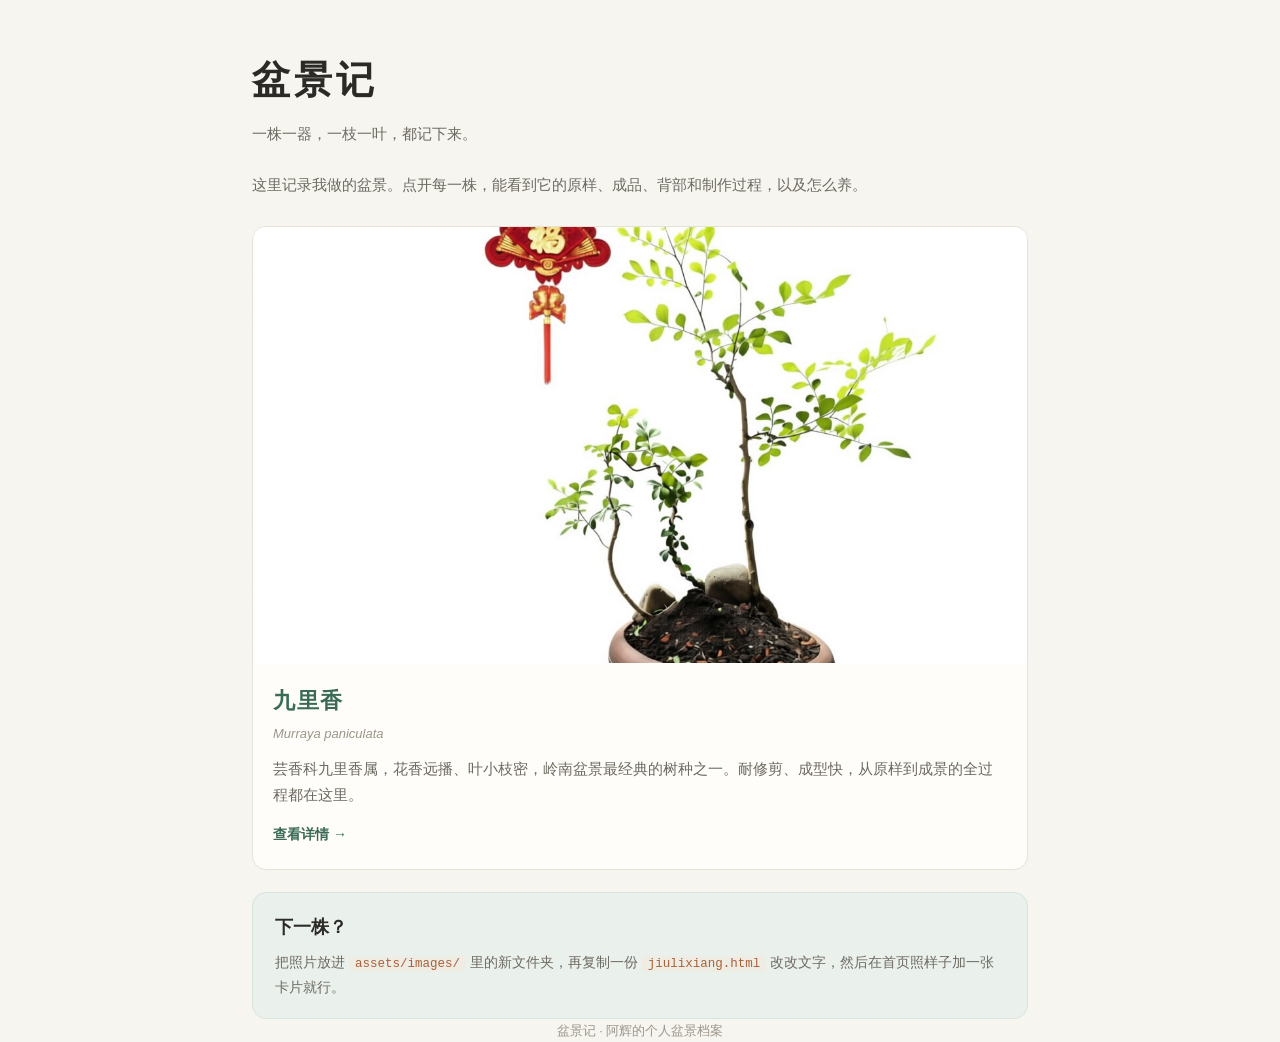
<file: index.html>
<!DOCTYPE html>
<html lang="zh-CN">
<head>
<meta charset="UTF-8">
<meta name="viewport" content="width=device-width, initial-scale=1">
<title>盆景记</title>
<link rel="stylesheet" href="assets/css/style.css">
</head>
<body>

<header class="site-head wrap">
  <h1>盆景记</h1>
  <p class="sub">一株一器，一枝一叶，都记下来。</p>
</header>

<main class="wrap">
  <p class="intro">这里记录我做的盆景。点开每一株，能看到它的原样、成品、背部和制作过程，以及怎么养。</p>

  <a class="card" href="jiulixiang.html">
    <div class="photo" style="border-radius:0">
      <img src="assets/images/jiulixiang/cover.png" alt="九里香">
      <span class="ph-label">封面照片<br>assets/images/jiulixiang/cover.png</span>
    </div>
    <div class="card-body">
      <h2>九里香</h2>
      <p class="latin">Murraya paniculata</p>
      <p class="desc">芸香科九里香属，花香远播、叶小枝密，岭南盆景最经典的树种之一。耐修剪、成型快，从原样到成景的全过程都在这里。</p>
      <span class="more">查看详情 →</span>
    </div>
  </a>

  <div class="add">
    <h3>下一株？</h3>
    <p>把照片放进 <code>assets/images/</code> 里的新文件夹，再复制一份 <code>jiulixiang.html</code> 改改文字，然后在首页照样子加一张卡片就行。</p>
  </div>
</main>

<footer class="wrap">盆景记 · 阿辉的个人盆景档案</footer>

<script>
/* 照片缺失时显示占位说明 */
document.querySelectorAll("img").forEach(function (im) {
  im.addEventListener("error", function () {
    var p = im.closest(".photo");
    if (p) p.classList.add("miss");
  });
});
</script>
</body>
</html>
</file>
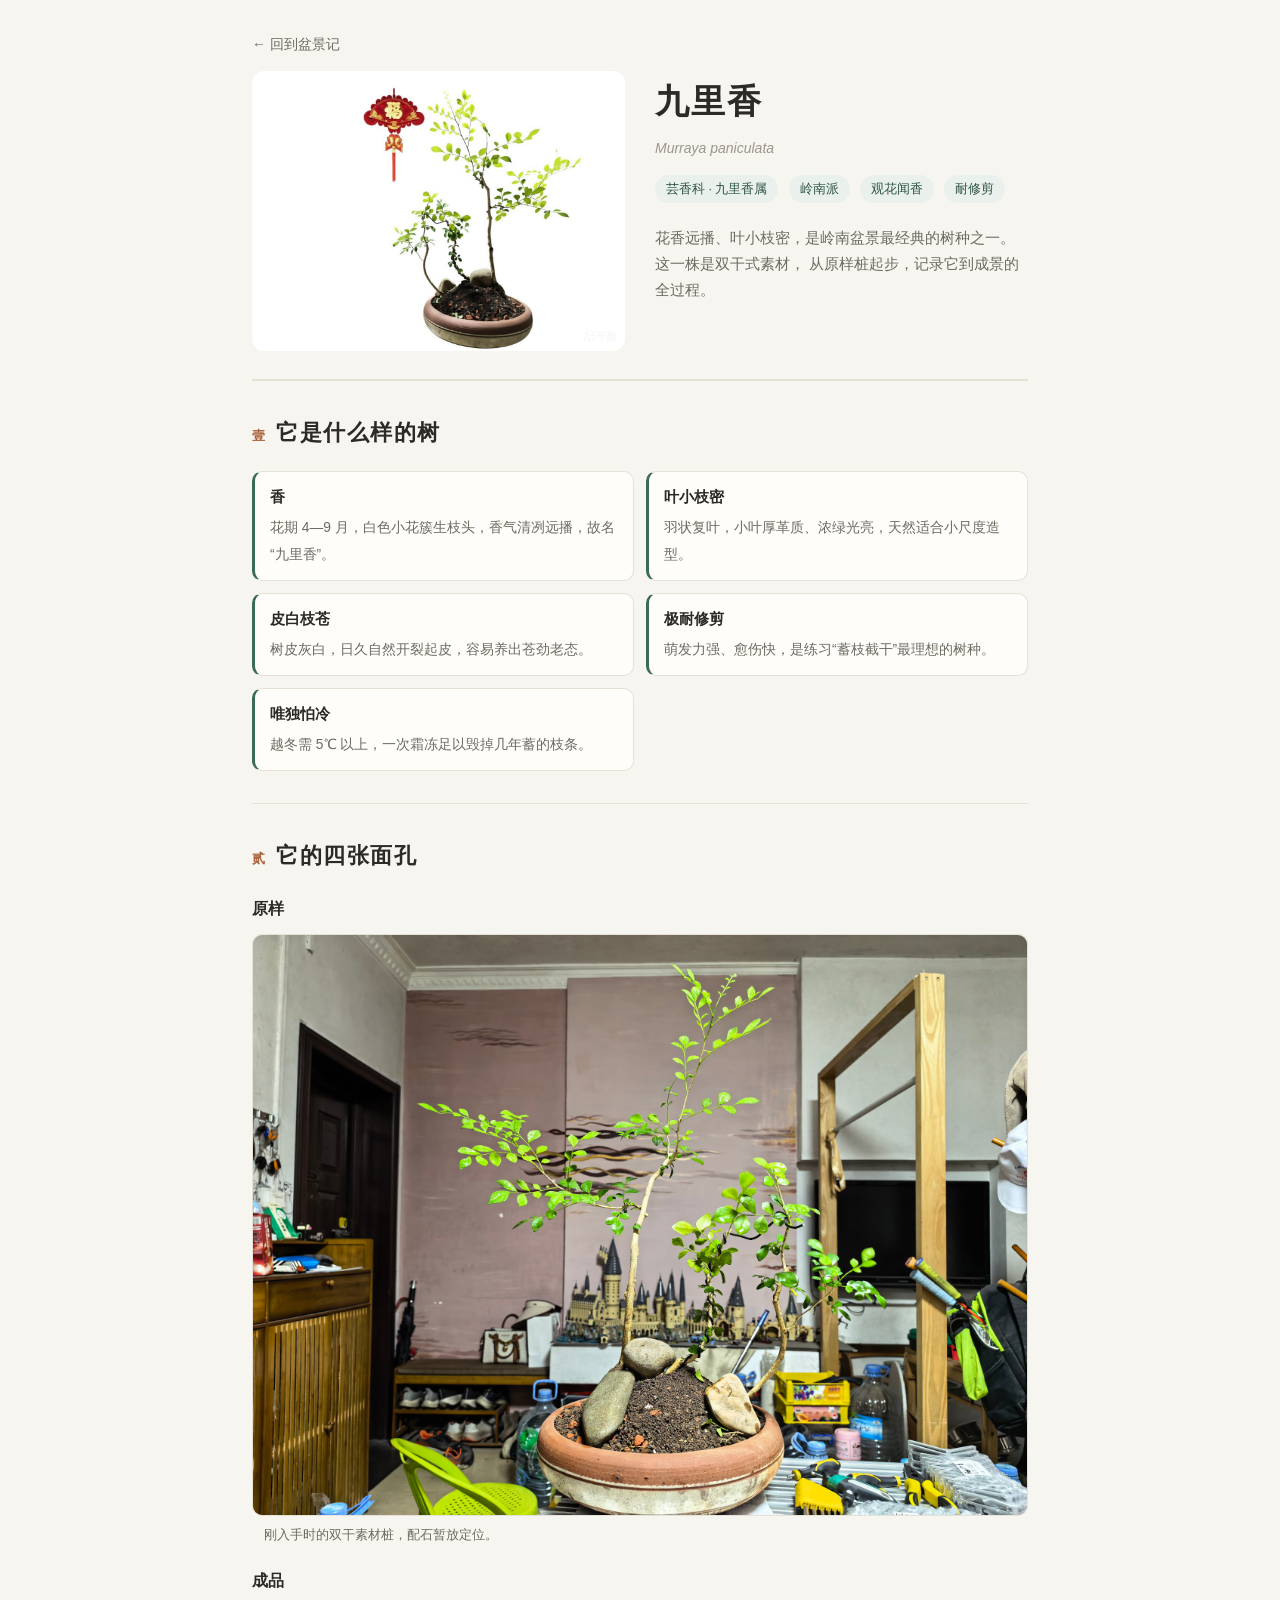
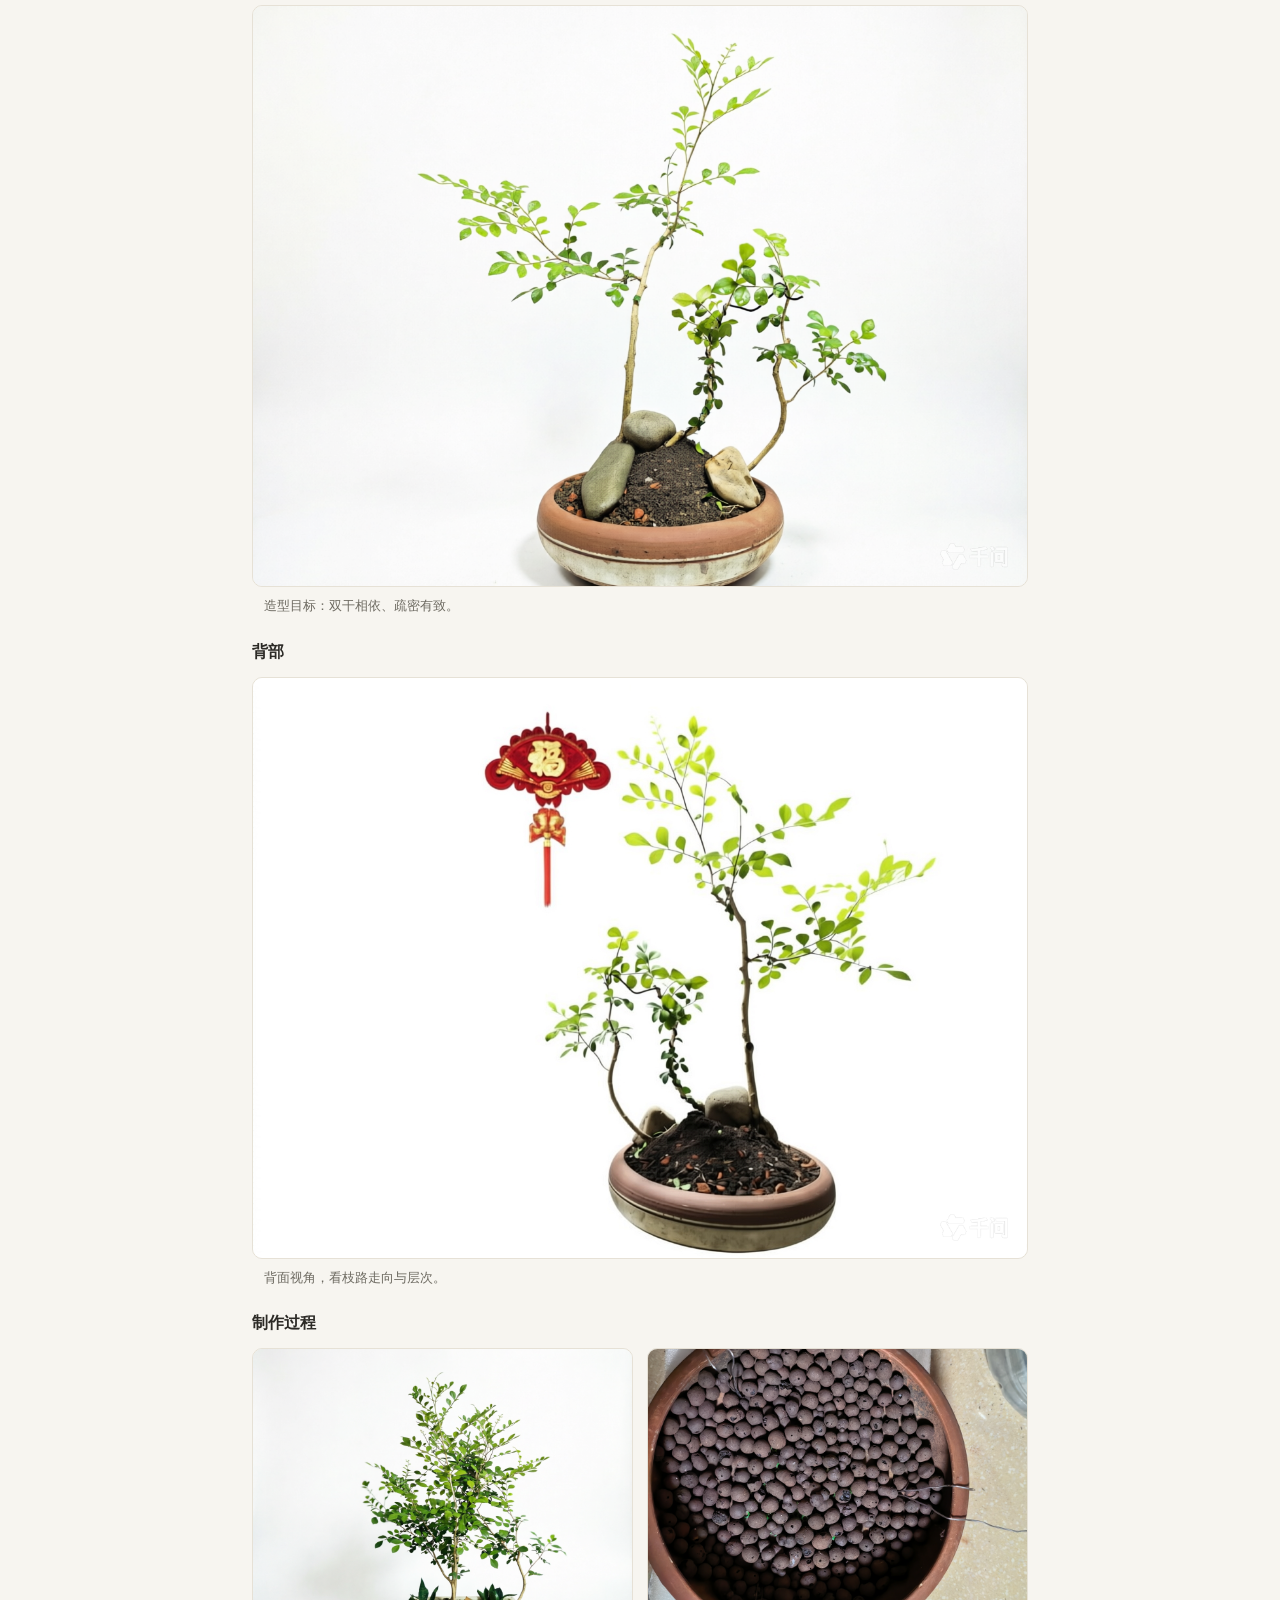
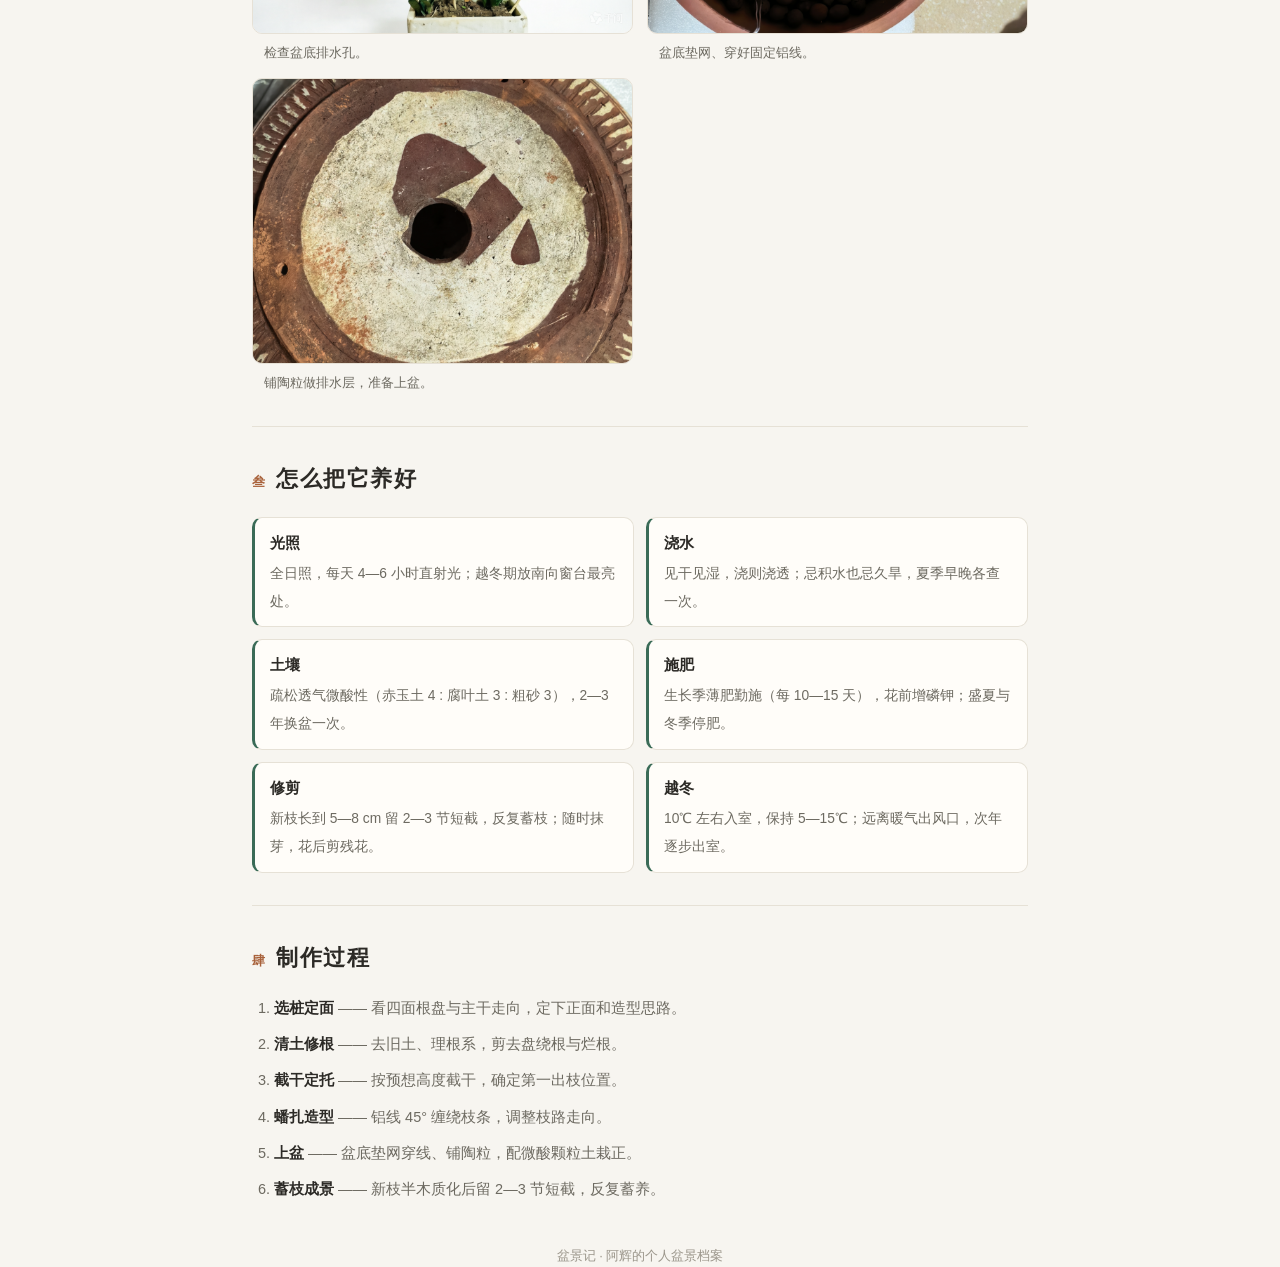
<file: jiulixiang.html>
<!DOCTYPE html>
<html lang="zh-CN">
<head>
<meta charset="UTF-8">
<meta name="viewport" content="width=device-width, initial-scale=1">
<title>九里香 · 盆景记</title>
<link rel="stylesheet" href="assets/css/style.css">
</head>
<body>

<main class="wrap">
  <a class="back" href="index.html">← 回到盆景记</a>

  <!-- 头部 -->
  <div class="pd-head">
    <div class="photo">
      <img src="assets/images/jiulixiang/cover.png" alt="九里香">
      <span class="ph-label">封面照片<br>assets/images/jiulixiang/cover.png</span>
    </div>
    <div class="info">
      <h1>九里香</h1>
      <p class="latin">Murraya paniculata</p>
      <div>
        <span class="tag">芸香科 · 九里香属</span>
        <span class="tag">岭南派</span>
        <span class="tag">观花闻香</span>
        <span class="tag">耐修剪</span>
      </div>
      <p class="note">
        花香远播、叶小枝密，是岭南盆景最经典的树种之一。这一株是双干式素材，
        从原样桩起步，记录它到成景的全过程。
      </p>
    </div>
  </div>

  <!-- 壹 · 特点 -->
  <section class="block">
    <h2><span class="num">壹</span>它是什么样的树</h2>
    <ul class="clean">
      <li><b>香</b><span>花期 4—9 月，白色小花簇生枝头，香气清冽远播，故名“九里香”。</span></li>
      <li><b>叶小枝密</b><span>羽状复叶，小叶厚革质、浓绿光亮，天然适合小尺度造型。</span></li>
      <li><b>皮白枝苍</b><span>树皮灰白，日久自然开裂起皮，容易养出苍劲老态。</span></li>
      <li><b>极耐修剪</b><span>萌发力强、愈伤快，是练习“蓄枝截干”最理想的树种。</span></li>
      <li><b>唯独怕冷</b><span>越冬需 5℃ 以上，一次霜冻足以毁掉几年蓄的枝条。</span></li>
    </ul>
  </section>

  <!-- 贰 · 照片记录 -->
  <section class="block">
    <h2><span class="num">贰</span>它的四张面孔</h2>

    <div class="shot-title">原样</div>
    <div class="shots">
      <figure class="shot single">
        <div class="photo">
          <img src="assets/images/jiulixiang/01-yuanyang-01.jpg" alt="原样">
          <span class="ph-label">原样照片<br>01-yuanyang-01.jpg</span>
        </div>
        <figcaption>刚入手时的双干素材桩，配石暂放定位。</figcaption>
      </figure>
    </div>

    <div class="shot-title">成品</div>
    <div class="shots">
      <figure class="shot single">
        <div class="photo">
          <img src="assets/images/jiulixiang/02-chengpin-01.jpg" alt="成品">
          <span class="ph-label">成品照片<br>02-chengpin-01.jpg</span>
        </div>
        <figcaption>造型目标：双干相依、疏密有致。</figcaption>
      </figure>
    </div>

    <div class="shot-title">背部</div>
    <div class="shots">
      <figure class="shot single">
        <div class="photo">
          <img src="assets/images/jiulixiang/03-beibu-01.jpg" alt="背部">
          <span class="ph-label">背部照片<br>03-beibu-01.jpg</span>
        </div>
        <figcaption>背面视角，看枝路走向与层次。</figcaption>
      </figure>
    </div>

    <div class="shot-title">制作过程</div>
    <div class="shots">
      <figure class="shot">
        <div class="photo">
          <img src="assets/images/jiulixiang/04-guocheng-01.jpg" alt="检查盆底">
          <span class="ph-label">制作过程照片<br>04-guocheng-01.jpg</span>
        </div>
        <figcaption>检查盆底排水孔。</figcaption>
      </figure>
      <figure class="shot">
        <div class="photo">
          <img src="assets/images/jiulixiang/04-guocheng-02.jpg" alt="垫网穿线">
          <span class="ph-label">制作过程照片<br>04-guocheng-02.jpg</span>
        </div>
        <figcaption>盆底垫网、穿好固定铝线。</figcaption>
      </figure>
      <figure class="shot">
        <div class="photo">
          <img src="assets/images/jiulixiang/04-guocheng-03.jpg" alt="铺陶粒">
          <span class="ph-label">制作过程照片<br>04-guocheng-03.jpg</span>
        </div>
        <figcaption>铺陶粒做排水层，准备上盆。</figcaption>
      </figure>
    </div>
  </section>

  <!-- 叁 · 养护 -->
  <section class="block">
    <h2><span class="num">叁</span>怎么把它养好</h2>
    <ul class="clean">
      <li><b>光照</b><span>全日照，每天 4—6 小时直射光；越冬期放南向窗台最亮处。</span></li>
      <li><b>浇水</b><span>见干见湿，浇则浇透；忌积水也忌久旱，夏季早晚各查一次。</span></li>
      <li><b>土壤</b><span>疏松透气微酸性（赤玉土 4 : 腐叶土 3 : 粗砂 3），2—3 年换盆一次。</span></li>
      <li><b>施肥</b><span>生长季薄肥勤施（每 10—15 天），花前增磷钾；盛夏与冬季停肥。</span></li>
      <li><b>修剪</b><span>新枝长到 5—8 cm 留 2—3 节短截，反复蓄枝；随时抹芽，花后剪残花。</span></li>
      <li><b>越冬</b><span>10℃ 左右入室，保持 5—15℃；远离暖气出风口，次年逐步出室。</span></li>
    </ul>
  </section>

  <!-- 肆 · 制作过程 -->
  <section class="block">
    <h2><span class="num">肆</span>制作过程</h2>
    <ol class="steps">
      <li><b>选桩定面</b> —— 看四面根盘与主干走向，定下正面和造型思路。</li>
      <li><b>清土修根</b> —— 去旧土、理根系，剪去盘绕根与烂根。</li>
      <li><b>截干定托</b> —— 按预想高度截干，确定第一出枝位置。</li>
      <li><b>蟠扎造型</b> —— 铝线 45° 缠绕枝条，调整枝路走向。</li>
      <li><b>上盆</b> —— 盆底垫网穿线、铺陶粒，配微酸颗粒土栽正。</li>
      <li><b>蓄枝成景</b> —— 新枝半木质化后留 2—3 节短截，反复蓄养。</li>
    </ol>
  </section>
</main>

<footer class="wrap">盆景记 · 阿辉的个人盆景档案</footer>

<script>
/* 照片缺失时显示占位说明 */
document.querySelectorAll("img").forEach(function (im) {
  im.addEventListener("error", function () {
    var p = im.closest(".photo");
    if (p) p.classList.add("miss");
  });
});
</script>
</body>
</html>
</file>
<file: assets/css/style.css>
/* ===== 盆景记 · 简洁版样式 ===== */
:root {
  --bg: #f7f5f0; --surface: #fffdf9;
  --ink: #2c2a26; --ink-2: #6d6a61; --ink-3: #9b968b;
  --line: #e6e1d6; --green: #3a6b57; --green-2: #2f5546; --green-soft: #eaf1ec;
  --clay: #a8613a;
  --serif: "Noto Serif SC", "Songti SC", "SimSun", serif;
  --sans: -apple-system, "PingFang SC", "Microsoft YaHei", sans-serif;
}
* { box-sizing: border-box; }
body {
  margin: 0; background: var(--bg); color: var(--ink);
  font-family: var(--sans); font-size: 15px; line-height: 1.8;
  -webkit-font-smoothing: antialiased;
}
a { color: var(--green); text-decoration: none; }
.wrap { max-width: 820px; margin: 0 auto; padding: 0 22px; }

/* 顶栏 */
.site-head { padding: 46px 22px 8px; }
.site-head h1 { font-family: var(--serif); font-size: 38px; margin: 0; letter-spacing: 4px; font-weight: 700; }
.site-head .sub { color: var(--ink-2); margin: 6px 0 0; }
.intro { color: var(--ink-2); margin: 16px 0 28px; }

/* 图片占位：照片缺失时露出说明文字 */
.photo { position: relative; background: #efece4; aspect-ratio: 16 / 9; overflow: hidden; border-radius: 12px; }
.photo img { width: 100%; height: 100%; object-fit: cover; display: block; }
.photo .ph-label {
  position: absolute; inset: 0; display: none;
  align-items: center; justify-content: center; text-align: center;
  color: var(--ink-3); font-size: 13px; line-height: 1.8; padding: 16px;
}
.photo.miss img { display: none; }
.photo.miss .ph-label { display: flex; }

/* 首页卡片 */
.card {
  display: block; background: var(--surface);
  border: 1px solid var(--line); border-radius: 14px; overflow: hidden;
  margin-bottom: 22px; transition: .2s;
}
.card:hover { transform: translateY(-3px); box-shadow: 0 8px 22px rgba(44, 42, 38, .08); border-color: #d8d2c4; }
.card-body { padding: 18px 20px 22px; }
.card-body h2 { font-family: var(--serif); font-size: 22px; margin: 0 0 2px; letter-spacing: 1.5px; }
.card-body .latin { font-style: italic; color: var(--ink-3); font-size: 13px; margin: 0 0 10px; }
.card-body .desc { color: var(--ink-2); font-size: 14.5px; margin: 0 0 12px; }
.more { color: var(--green); font-size: 14px; font-weight: 600; }

/* 下一株提示 */
.add { background: var(--green-soft); border: 1px solid #d6e4dc; border-radius: 14px; padding: 18px 22px; margin-top: 8px; }
.add h3 { margin: 0 0 6px; font-family: var(--serif); font-size: 18px; }
.add p { margin: 0; color: var(--ink-2); font-size: 14px; }
code {
  background: #efece4; padding: 1px 6px; border-radius: 4px;
  font-family: ui-monospace, Consolas, monospace; font-size: 12.5px; color: var(--clay);
}
footer { padding: 38px 22px 52px; color: var(--ink-3); font-size: 13px; text-align: center; }

/* 详情页 */
.back { display: inline-block; margin: 32px 0 6px; color: var(--ink-2); font-size: 14px; }
.back:hover { color: var(--green); }
.pd-head { display: flex; gap: 30px; align-items: flex-start; flex-wrap: wrap; padding: 8px 0 28px; border-bottom: 1px solid var(--line); }
.pd-head .photo { flex: 1 1 320px; aspect-ratio: 4 / 3; }
.pd-head .info { flex: 1 1 320px; min-width: 260px; }
.pd-head h1 { font-family: var(--serif); font-size: 34px; margin: 0 0 4px; letter-spacing: 2px; font-weight: 700; }
.pd-head .latin { font-style: italic; color: var(--ink-3); margin: 0 0 12px; font-size: 14px; }
.tag {
  display: inline-block; font-size: 12.5px; background: var(--green-soft);
  color: var(--green-2); padding: 3px 11px; border-radius: 999px; margin: 0 6px 8px 0;
}
.pd-head p.note { color: var(--ink-2); font-size: 14.5px; margin: 14px 0 0; }

section.block { padding: 32px 0; border-top: 1px solid var(--line); }
.block h2 { font-family: var(--serif); font-size: 22px; margin: 0 0 18px; letter-spacing: 1.5px; font-weight: 700; }
.block h2 .num { color: var(--clay); font-size: 13px; margin-right: 10px; font-family: var(--sans); letter-spacing: 1px; }

/* 照片区 */
.shot-title { font-family: var(--serif); font-size: 16px; color: var(--ink); font-weight: 700; margin: 20px 0 10px; }
.shots { display: grid; grid-template-columns: repeat(2, 1fr); gap: 14px; }
.shots .photo { aspect-ratio: 4 / 3; border: 1px solid var(--line); border-radius: 10px; }
.shots .single { grid-column: 1 / -1; }
@media (max-width: 560px) { .shots { grid-template-columns: 1fr; } }
figure.shot { margin: 0; }
figure.shot figcaption { padding: 7px 12px 0; font-size: 13px; color: var(--ink-2); }

/* 特点 / 养护 卡片列表 */
ul.clean {
  list-style: none; padding: 0; margin: 0;
  display: grid; grid-template-columns: repeat(2, 1fr); gap: 12px;
}
@media (max-width: 560px) { ul.clean { grid-template-columns: 1fr; } }
ul.clean li {
  background: var(--surface); border: 1px solid var(--line);
  border-left: 3px solid var(--green); border-radius: 10px; padding: 12px 15px;
}
ul.clean li b { display: block; font-family: var(--serif); font-size: 15px; margin-bottom: 2px; }
ul.clean li span { color: var(--ink-2); font-size: 13.8px; }

/* 制作步骤 */
ol.steps { margin: 0; padding-left: 22px; color: var(--ink-2); font-size: 14.5px; }
ol.steps li { margin-bottom: 10px; }
ol.steps b { color: var(--ink); }
</file>
